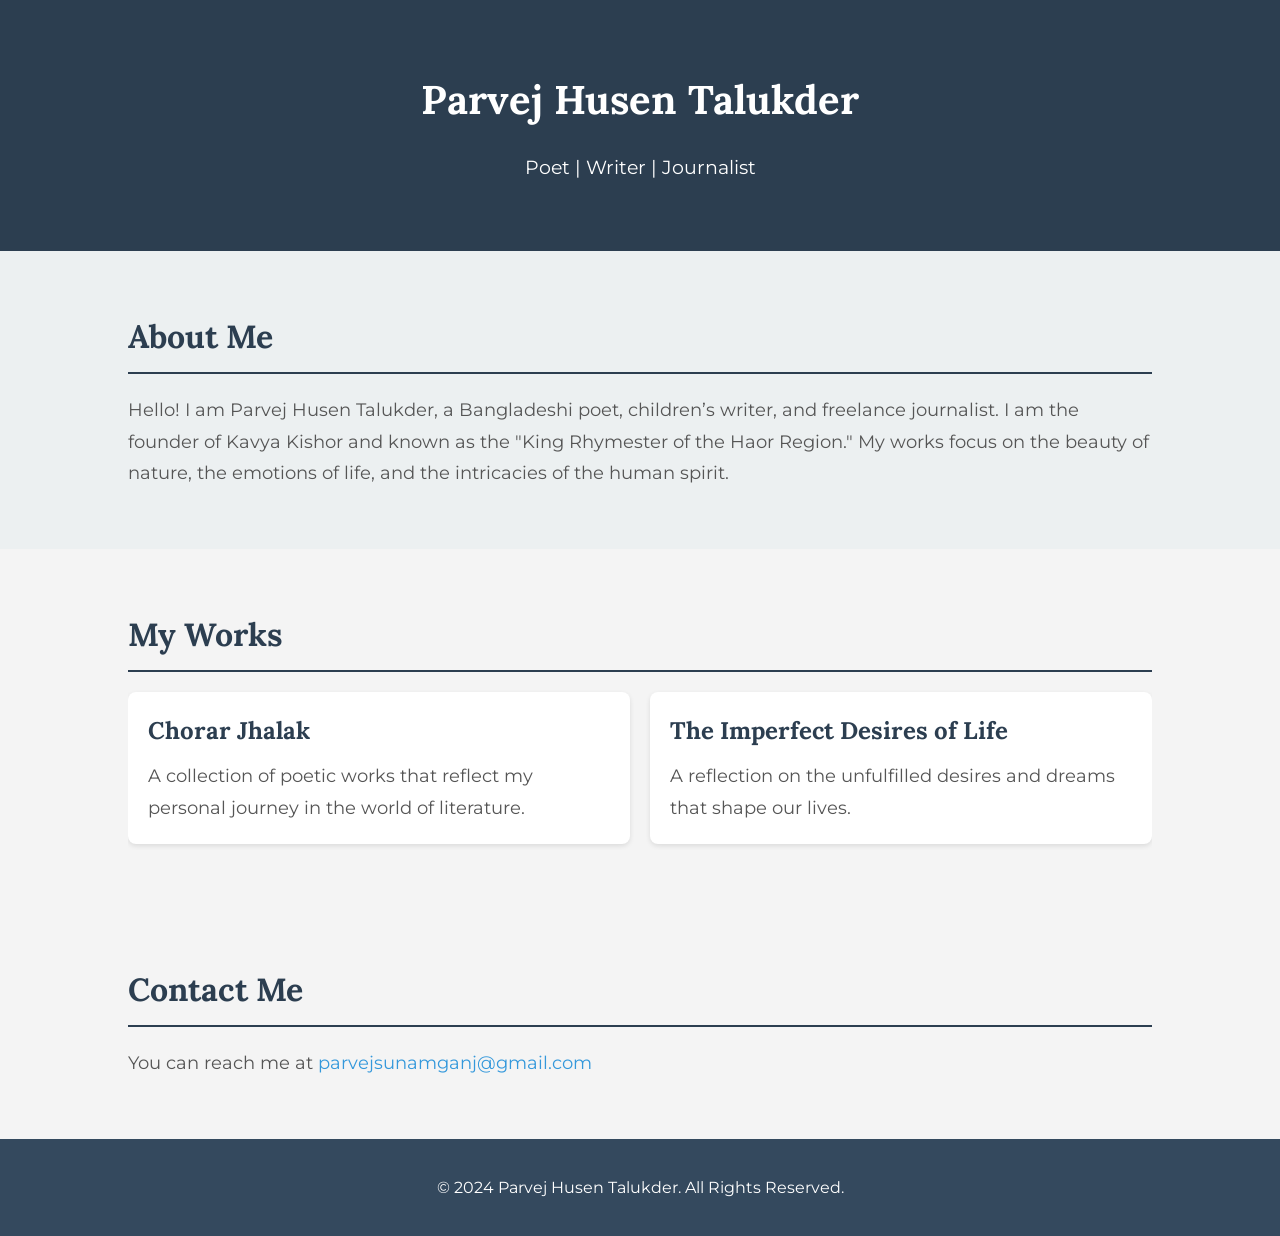
<file: index.html>
<!DOCTYPE html>
<html lang="en">
<head>
    <meta charset="UTF-8">
    <meta name="viewport" content="width=device-width, initial-scale=1.0">
    <title>Parvej Husen Talukder - Personal Website</title>
    <link rel="stylesheet" href="styles.css">
    <link rel="preconnect" href="https://fonts.googleapis.com">
    <link rel="preconnect" href="https://fonts.gstatic.com" crossorigin>
    <link href="https://fonts.googleapis.com/css2?family=Lora:wght@400;700&family=Montserrat:wght@300;400;500;600&display=swap" rel="stylesheet">
</head>
<body>
    <header>
        <div class="container">
            <div class="header-content">
                <h1>Parvej Husen Talukder</h1>
                <p>Poet | Writer | Journalist</p>
            </div>
        </div>
    </header>

    <section id="about">
        <div class="container">
            <div class="section-content">
                <h2>About Me</h2>
                <p>Hello! I am Parvej Husen Talukder, a Bangladeshi poet, children’s writer, and freelance journalist. I am the founder of Kavya Kishor and known as the "King Rhymester of the Haor Region." My works focus on the beauty of nature, the emotions of life, and the intricacies of the human spirit.</p>
            </div>
        </div>
    </section>

    <section id="portfolio">
        <div class="container">
            <div class="section-content">
                <h2>My Works</h2>
                <div class="work-list">
                    <div class="work-item">
                        <h3>Chorar Jhalak</h3>
                        <p>A collection of poetic works that reflect my personal journey in the world of literature.</p>
                    </div>
                    <div class="work-item">
                        <h3>The Imperfect Desires of Life</h3>
                        <p>A reflection on the unfulfilled desires and dreams that shape our lives.</p>
                    </div>
                </div>
            </div>
        </div>
    </section>

    <section id="contact">
        <div class="container">
            <div class="section-content">
                <h2>Contact Me</h2>
                <p>You can reach me at <a href="mailto:parvejsunamganj@gmail.com">parvejsunamganj@gmail.com</a></p>
            </div>
        </div>
    </section>

    <footer>
        <div class="container">
            <p>&copy; 2024 Parvej Husen Talukder. All Rights Reserved.</p>
        </div>
    </footer>

    <style>
        body {
            font-family: 'Montserrat', sans-serif;
            margin: 0;
            padding: 0;
            line-height: 1.6;
            color: #333;
            background-color: #f4f4f4;
        }

        .container {
            width: 80%;
            margin: auto;
            overflow: hidden;
            padding: 20px 0;
        }

        header {
            background: #2c3e50;
            color: white;
            text-align: center;
            padding: 1em 0;
        }

        header .header-content {
            padding: 2em 0;
        }

        header h1 {
            margin-bottom: 0.5em;
            font-family: 'Lora', serif;
        }

        section {
            padding: 40px 0;
        }

        section h2 {
            color: #2c3e50;
            border-bottom: 2px solid #2c3e50;
            padding-bottom: 10px;
            margin-bottom: 20px;
            font-family: 'Lora', serif;

        }

        .section-content p {
            font-size: 1.1em;
            color: #555;
        }

        #portfolio .work-list {
            display: grid;
            grid-template-columns: repeat(auto-fit, minmax(300px, 1fr));
            gap: 20px;
        }

        .work-item {
            background: white;
            padding: 20px;
            border-radius: 8px;
            box-shadow: 0 2px 5px rgba(0, 0, 0, 0.1);
        }

        .work-item h3 {
            margin-bottom: 10px;
            color: #2c3e50;
            font-family: 'Lora', serif;
        }

        footer {
            background: #34495e;
            color: white;
            text-align: center;
            padding: 1em 0;
        }

        a {
            color: #3498db;
            text-decoration: none;
        }

        a:hover {
            text-decoration: underline;
        }
    </style>
</body>
</html>
</file>
<file: styles.css>
/* General Reset */
* {
    margin: 0;
    padding: 0;
    box-sizing: border-box;
}

/* Body */
body {
    font-family: Arial, sans-serif;
    line-height: 1.6;
    color: #333;
    background-color: #f4f4f4;
}

/* Header */
header {
    background-color: #2c3e50;
    color: white;
    padding: 40px 0;
    text-align: center;
}

header h1 {
    font-size: 2.5rem;
    margin-bottom: 10px;
}

header p {
    font-size: 1.2rem;
}

/* Section Styling */
section {
    padding: 40px 0;
}

section h2 {
    font-size: 2rem;
    margin-bottom: 20px;
}

section p {
    font-size: 1.1rem;
    line-height: 1.8;
}

/* About Section */
#about {
    background-color: #ecf0f1;
}

/* Portfolio Section */
#portfolio ul {
    list-style-type: none;
}

#portfolio li {
    margin-bottom: 30px;
}

#portfolio h3 {
    font-size: 1.5rem;
    margin-bottom: 10px;
}

/* Contact Section */
#contact a {
    color: #3498db;
    text-decoration: none;
}

#contact a:hover {
    text-decoration: underline;
}

/* Footer */
footer {
    background-color: #2c3e50;
    color: white;
    text-align: center;
    padding: 20px 0;
}

/* Container */
.container {
    width: 80%;
    margin: 0 auto;
    max-width: 1200px;
}
</file>
